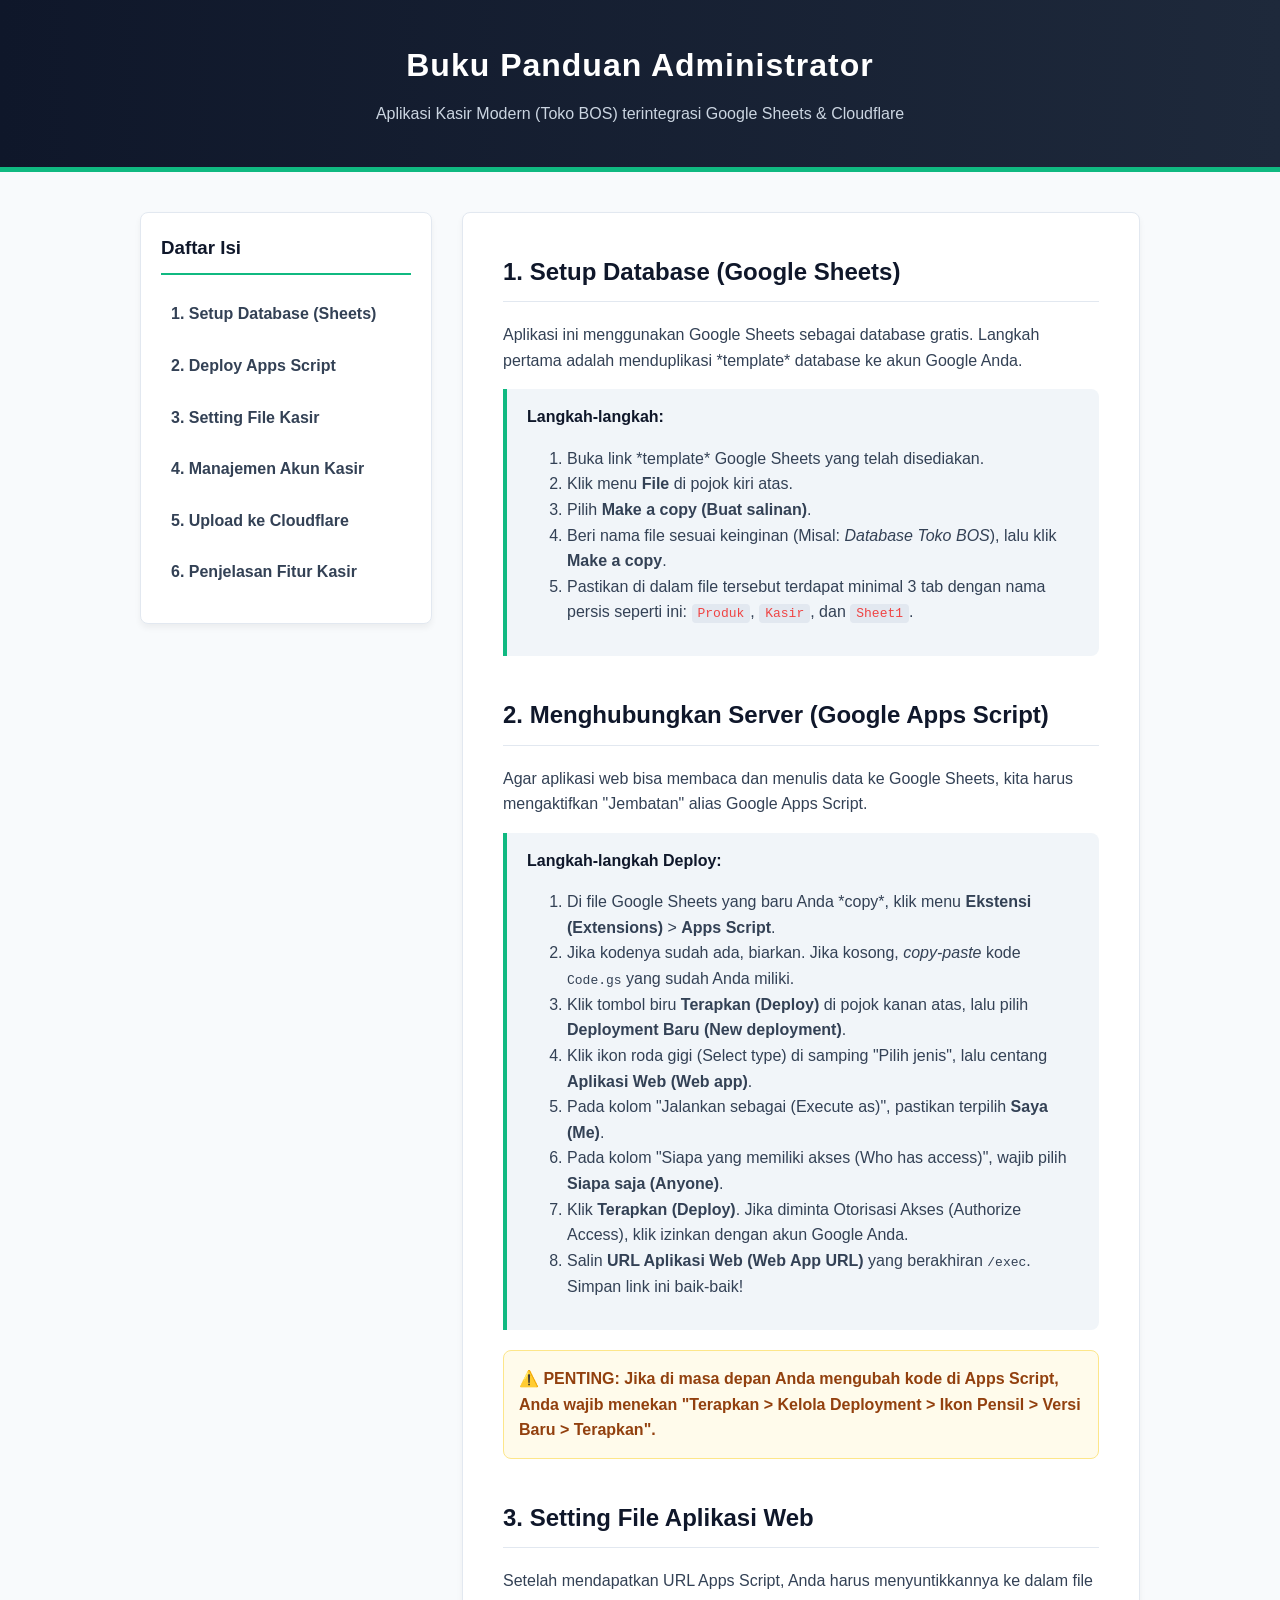
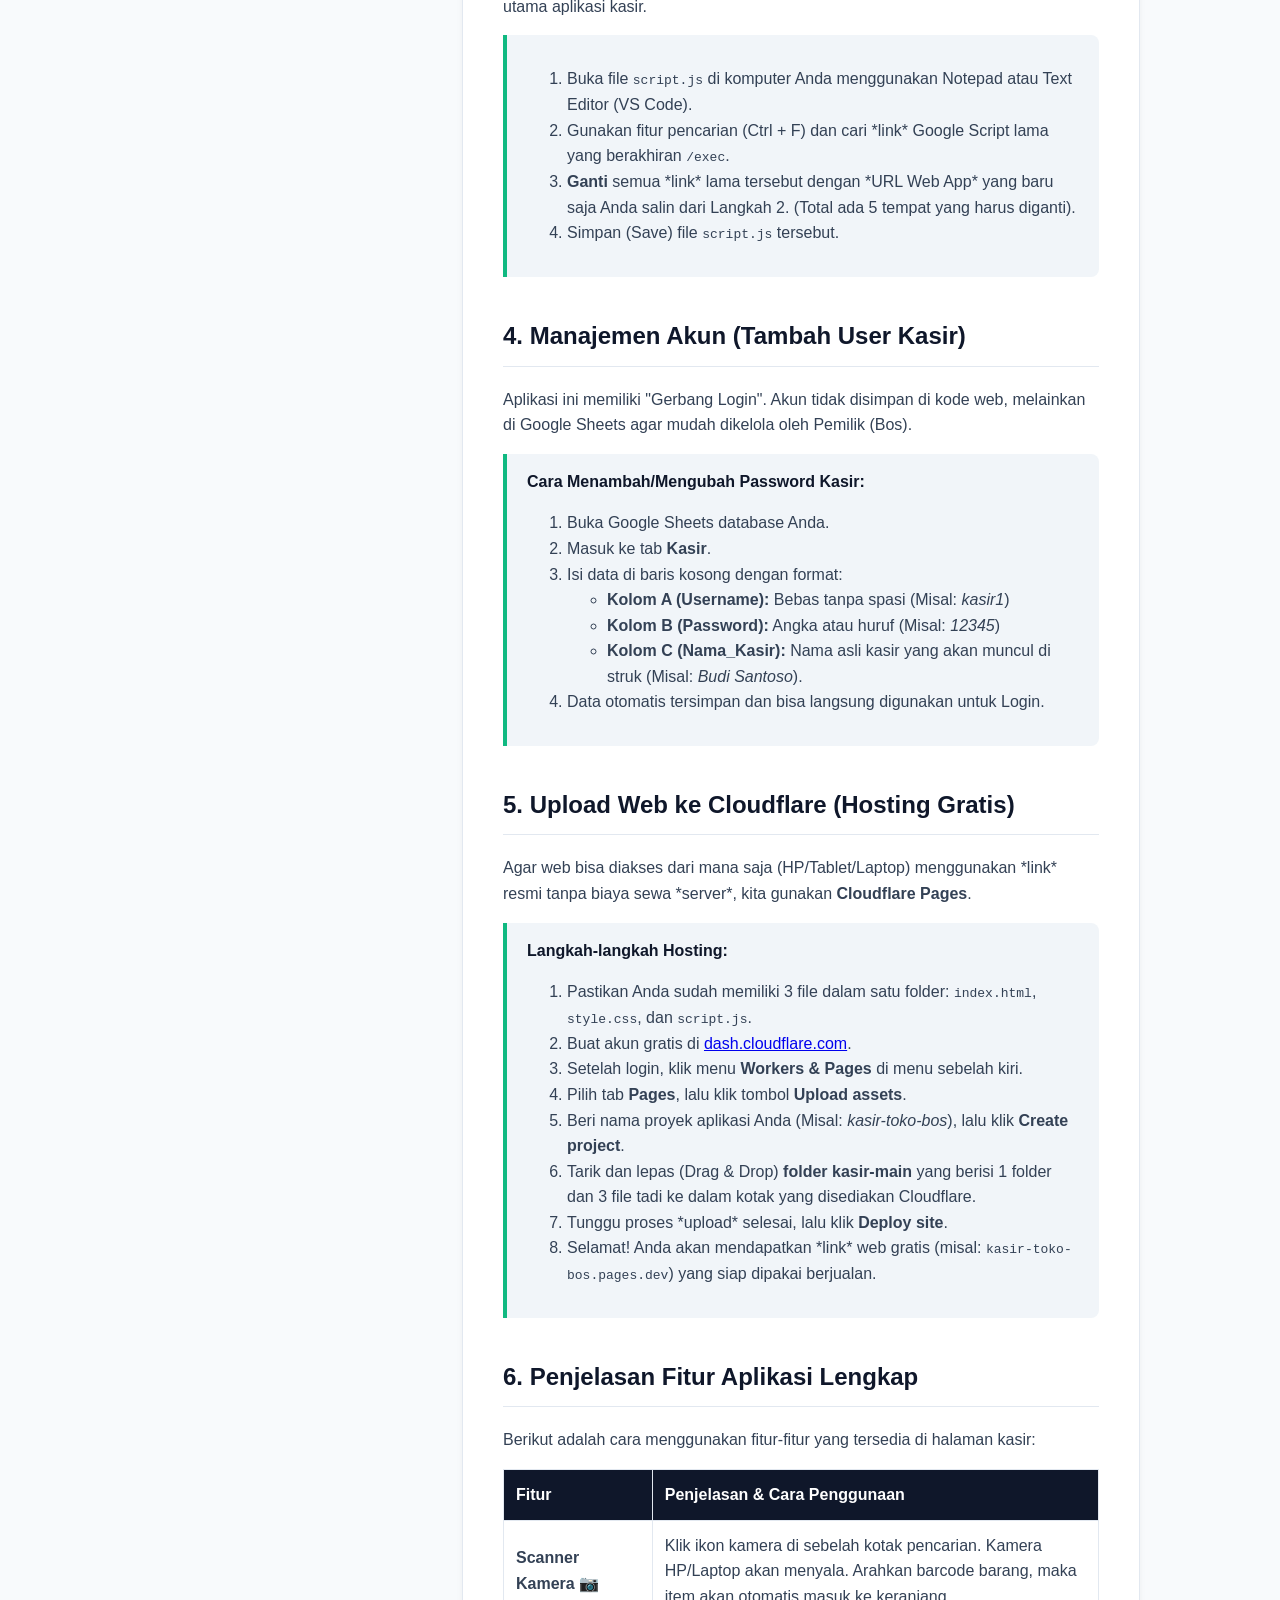
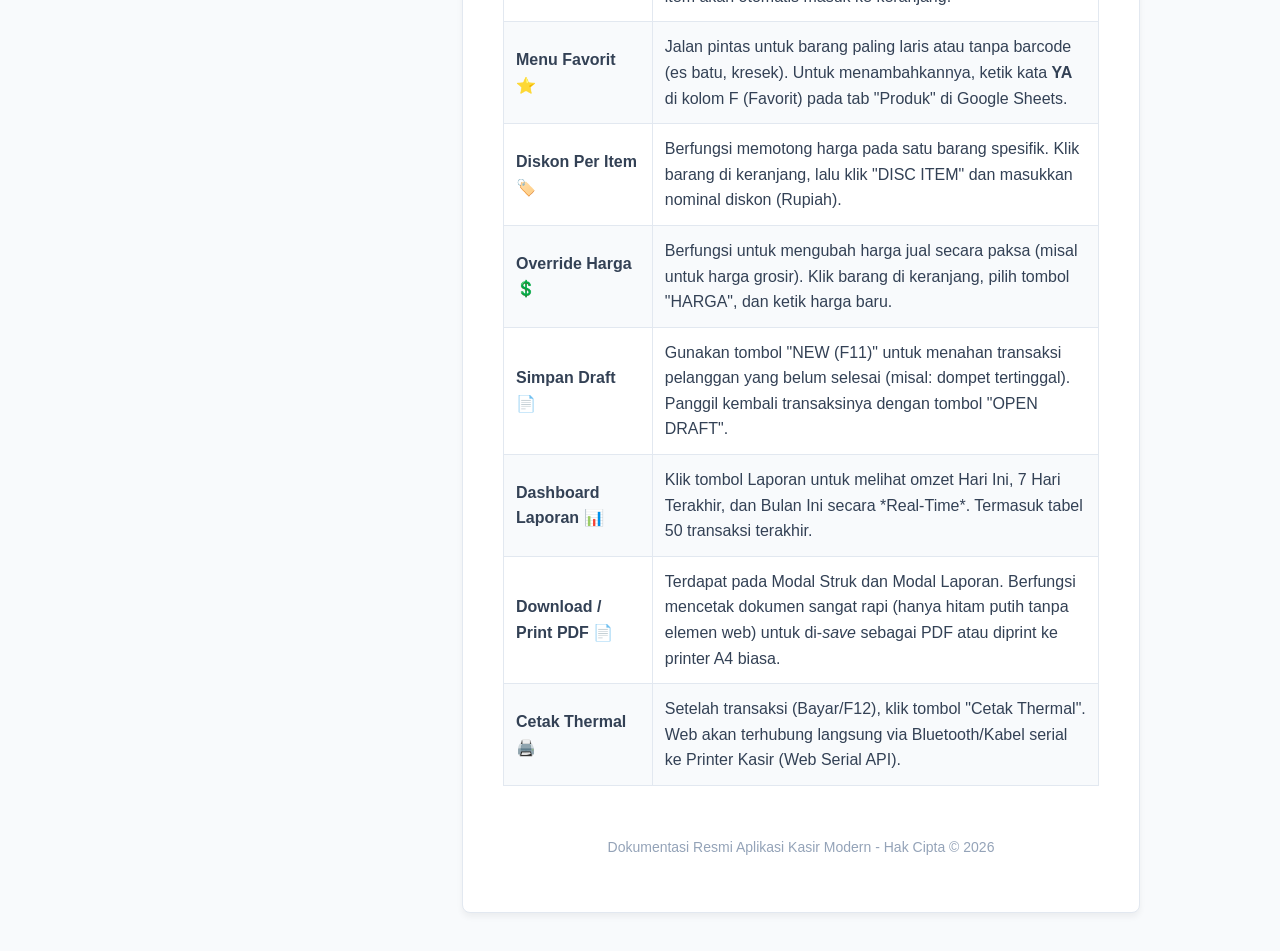
<file: dokumentasi.html>
<!DOCTYPE html>
<html lang="id">
<head>
    <meta charset="UTF-8">
    <meta name="viewport" content="width=device-width, initial-scale=1.0">
    <title>Buku Panduan - Aplikasi Kasir Modern</title>
    <style>
        :root {
            --primary: #10b981; /* Hijau Emerald */
            --dark: #0f172a; /* Navy Slate */
            --light: #f8fafc;
            --text: #334155;
            --border: #e2e8f0;
        }
        body {
            font-family: 'Segoe UI', Tahoma, Geneva, Verdana, sans-serif;
            margin: 0; padding: 0;
            background-color: var(--light);
            color: var(--text);
            line-height: 1.6;
        }
        header {
            background: linear-gradient(to right, var(--dark), #1e293b);
            color: white;
            padding: 40px 20px;
            text-align: center;
            border-bottom: 5px solid var(--primary);
        }
        header h1 { margin: 0; font-size: 32px; letter-spacing: 1px; }
        header p { margin: 10px 0 0 0; color: #cbd5e1; font-size: 16px; }
        
        .container {
            max-width: 1000px;
            margin: 40px auto;
            display: flex;
            gap: 30px;
            padding: 0 20px;
        }
        
        /* Sidebar Navigasi */
        .sidebar {
            width: 250px;
            flex-shrink: 0;
            position: sticky;
            top: 20px;
            height: fit-content;
            background: white;
            padding: 20px;
            border-radius: 8px;
            box-shadow: 0 4px 6px rgba(0,0,0,0.05);
            border: 1px solid var(--border);
        }
        .sidebar h3 { margin-top: 0; color: var(--dark); border-bottom: 2px solid var(--primary); padding-bottom: 10px; }
        .sidebar ul { list-style: none; padding: 0; margin: 0; }
        .sidebar li { margin-bottom: 10px; }
        .sidebar a {
            text-decoration: none;
            color: var(--text);
            font-weight: 600;
            display: block;
            padding: 8px 10px;
            border-radius: 6px;
            transition: all 0.2s;
        }
        .sidebar a:hover { background-color: #ecfdf5; color: var(--primary); }

        /* Konten Utama */
        .content {
            flex: 1;
            background: white;
            padding: 40px;
            border-radius: 8px;
            box-shadow: 0 4px 6px rgba(0,0,0,0.05);
            border: 1px solid var(--border);
        }
        .content h2 { color: var(--dark); border-bottom: 1px solid var(--border); padding-bottom: 10px; margin-top: 40px; }
        .content h2:first-child { margin-top: 0; }
        .content h3 { color: var(--primary); margin-top: 25px; }
        
        .step-box {
            background: #f1f5f9;
            padding: 15px 20px;
            border-left: 4px solid var(--primary);
            border-radius: 0 8px 8px 0;
            margin-bottom: 20px;
        }
        .step-box h4 { margin: 0 0 10px 0; color: var(--dark); }
        .step-box p { margin: 0; }
        
        .alert {
            background: #fffbeb;
            border: 1px solid #fde68a;
            padding: 15px;
            border-radius: 8px;
            color: #92400e;
            margin: 20px 0;
            font-weight: 600;
        }

        .highlight { background: #e2e8f0; padding: 2px 6px; border-radius: 4px; font-family: monospace; color: #ef4444; }

        table { width: 100%; border-collapse: collapse; margin-top: 15px; }
        th, td { border: 1px solid var(--border); padding: 12px; text-align: left; }
        th { background-color: var(--dark); color: white; }
        tr:nth-child(even) { background-color: #f8fafc; }

        @media (max-width: 768px) {
            .container { flex-direction: column; }
            .sidebar { width: auto; position: relative; top: 0; }
            .content { padding: 20px; }
        }
    </style>
</head>
<body>

    <header>
        <h1>Buku Panduan Administrator</h1>
        <p>Aplikasi Kasir Modern (Toko BOS) terintegrasi Google Sheets & Cloudflare</p>
    </header>

    <div class="container">
        <aside class="sidebar">
            <h3>Daftar Isi</h3>
            <ul>
                <li><a href="#bab1">1. Setup Database (Sheets)</a></li>
                <li><a href="#bab2">2. Deploy Apps Script</a></li>
                <li><a href="#bab3">3. Setting File Kasir</a></li>
                <li><a href="#bab4">4. Manajemen Akun Kasir</a></li>
                <li><a href="#bab5">5. Upload ke Cloudflare</a></li>
                <li><a href="#bab6">6. Penjelasan Fitur Kasir</a></li>
            </ul>
        </aside>

        <main class="content">
            
            <h2 id="bab1">1. Setup Database (Google Sheets)</h2>
            <p>Aplikasi ini menggunakan Google Sheets sebagai database gratis. Langkah pertama adalah menduplikasi *template* database ke akun Google Anda.</p>
            <div class="step-box">
                <h4>Langkah-langkah:</h4>
                <ol>
                    <li>Buka link *template* Google Sheets yang telah disediakan.</li>
                    <li>Klik menu <strong>File</strong> di pojok kiri atas.</li>
                    <li>Pilih <strong>Make a copy (Buat salinan)</strong>.</li>
                    <li>Beri nama file sesuai keinginan (Misal: <i>Database Toko BOS</i>), lalu klik <strong>Make a copy</strong>.</li>
                    <li>Pastikan di dalam file tersebut terdapat minimal 3 tab dengan nama persis seperti ini: <span class="highlight">Produk</span>, <span class="highlight">Kasir</span>, dan <span class="highlight">Sheet1</span>.</li>
                </ol>
            </div>

            <h2 id="bab2">2. Menghubungkan Server (Google Apps Script)</h2>
            <p>Agar aplikasi web bisa membaca dan menulis data ke Google Sheets, kita harus mengaktifkan "Jembatan" alias Google Apps Script.</p>
            <div class="step-box">
                <h4>Langkah-langkah Deploy:</h4>
                <ol>
                    <li>Di file Google Sheets yang baru Anda *copy*, klik menu <strong>Ekstensi (Extensions)</strong> > <strong>Apps Script</strong>.</li>
                    <li>Jika kodenya sudah ada, biarkan. Jika kosong, <i>copy-paste</i> kode <code>Code.gs</code> yang sudah Anda miliki.</li>
                    <li>Klik tombol biru <strong>Terapkan (Deploy)</strong> di pojok kanan atas, lalu pilih <strong>Deployment Baru (New deployment)</strong>.</li>
                    <li>Klik ikon roda gigi (Select type) di samping "Pilih jenis", lalu centang <strong>Aplikasi Web (Web app)</strong>.</li>
                    <li>Pada kolom "Jalankan sebagai (Execute as)", pastikan terpilih <strong>Saya (Me)</strong>.</li>
                    <li>Pada kolom "Siapa yang memiliki akses (Who has access)", wajib pilih <strong>Siapa saja (Anyone)</strong>.</li>
                    <li>Klik <strong>Terapkan (Deploy)</strong>. Jika diminta Otorisasi Akses (Authorize Access), klik izinkan dengan akun Google Anda.</li>
                    <li>Salin <strong>URL Aplikasi Web (Web App URL)</strong> yang berakhiran <code>/exec</code>. Simpan link ini baik-baik!</li>
                </ol>
            </div>
            <div class="alert">
                ⚠️ PENTING: Jika di masa depan Anda mengubah kode di Apps Script, Anda wajib menekan "Terapkan > Kelola Deployment > Ikon Pensil > Versi Baru > Terapkan".
            </div>

            <h2 id="bab3">3. Setting File Aplikasi Web</h2>
            <p>Setelah mendapatkan URL Apps Script, Anda harus menyuntikkannya ke dalam file utama aplikasi kasir.</p>
            <div class="step-box">
                <ol>
                    <li>Buka file <code>script.js</code> di komputer Anda menggunakan Notepad atau Text Editor (VS Code).</li>
                    <li>Gunakan fitur pencarian (Ctrl + F) dan cari *link* Google Script lama yang berakhiran <code>/exec</code>.</li>
                    <li><strong>Ganti</strong> semua *link* lama tersebut dengan *URL Web App* yang baru saja Anda salin dari Langkah 2. (Total ada 5 tempat yang harus diganti).</li>
                    <li>Simpan (Save) file <code>script.js</code> tersebut.</li>
                </ol>
            </div>

            <h2 id="bab4">4. Manajemen Akun (Tambah User Kasir)</h2>
            <p>Aplikasi ini memiliki "Gerbang Login". Akun tidak disimpan di kode web, melainkan di Google Sheets agar mudah dikelola oleh Pemilik (Bos).</p>
            <div class="step-box">
                <h4>Cara Menambah/Mengubah Password Kasir:</h4>
                <ol>
                    <li>Buka Google Sheets database Anda.</li>
                    <li>Masuk ke tab <strong>Kasir</strong>.</li>
                    <li>Isi data di baris kosong dengan format:
                        <ul>
                            <li><strong>Kolom A (Username):</strong> Bebas tanpa spasi (Misal: <i>kasir1</i>)</li>
                            <li><strong>Kolom B (Password):</strong> Angka atau huruf (Misal: <i>12345</i>)</li>
                            <li><strong>Kolom C (Nama_Kasir):</strong> Nama asli kasir yang akan muncul di struk (Misal: <i>Budi Santoso</i>).</li>
                        </ul>
                    </li>
                    <li>Data otomatis tersimpan dan bisa langsung digunakan untuk Login.</li>
                </ol>
            </div>

            <h2 id="bab5">5. Upload Web ke Cloudflare (Hosting Gratis)</h2>
            <p>Agar web bisa diakses dari mana saja (HP/Tablet/Laptop) menggunakan *link* resmi tanpa biaya sewa *server*, kita gunakan <strong>Cloudflare Pages</strong>.</p>
            <div class="step-box">
                <h4>Langkah-langkah Hosting:</h4>
                <ol>
                    <li>Pastikan Anda sudah memiliki 3 file dalam satu folder: <code>index.html</code>, <code>style.css</code>, dan <code>script.js</code>.</li>
                    <li>Buat akun gratis di <a href="https://dash.cloudflare.com/sign-up" target="_blank">dash.cloudflare.com</a>.</li>
                    <li>Setelah login, klik menu <strong>Workers & Pages</strong> di menu sebelah kiri.</li>
                    <li>Pilih tab <strong>Pages</strong>, lalu klik tombol <strong>Upload assets</strong>.</li>
                    <li>Beri nama proyek aplikasi Anda (Misal: <i>kasir-toko-bos</i>), lalu klik <strong>Create project</strong>.</li>
                    <li>Tarik dan lepas (Drag & Drop) <strong>folder kasir-main</strong> yang berisi 1 folder dan 3 file tadi ke dalam kotak yang disediakan Cloudflare.</li>
                    <li>Tunggu proses *upload* selesai, lalu klik <strong>Deploy site</strong>.</li>
                    <li>Selamat! Anda akan mendapatkan *link* web gratis (misal: <code>kasir-toko-bos.pages.dev</code>) yang siap dipakai berjualan.</li>
                </ol>
            </div>

            <h2 id="bab6">6. Penjelasan Fitur Aplikasi Lengkap</h2>
            <p>Berikut adalah cara menggunakan fitur-fitur yang tersedia di halaman kasir:</p>

            <table>
                <thead>
                    <tr>
                        <th style="width: 25%;">Fitur</th>
                        <th>Penjelasan & Cara Penggunaan</th>
                    </tr>
                </thead>
                <tbody>
                    <tr>
                        <td><strong>Scanner Kamera 📷</strong></td>
                        <td>Klik ikon kamera di sebelah kotak pencarian. Kamera HP/Laptop akan menyala. Arahkan barcode barang, maka item akan otomatis masuk ke keranjang.</td>
                    </tr>
                    <tr>
                        <td><strong>Menu Favorit ⭐</strong></td>
                        <td>Jalan pintas untuk barang paling laris atau tanpa barcode (es batu, kresek). Untuk menambahkannya, ketik kata <strong>YA</strong> di kolom F (Favorit) pada tab "Produk" di Google Sheets.</td>
                    </tr>
                    <tr>
                        <td><strong>Diskon Per Item 🏷️</strong></td>
                        <td>Berfungsi memotong harga pada satu barang spesifik. Klik barang di keranjang, lalu klik "DISC ITEM" dan masukkan nominal diskon (Rupiah).</td>
                    </tr>
                    <tr>
                        <td><strong>Override Harga 💲</strong></td>
                        <td>Berfungsi untuk mengubah harga jual secara paksa (misal untuk harga grosir). Klik barang di keranjang, pilih tombol "HARGA", dan ketik harga baru.</td>
                    </tr>
                    <tr>
                        <td><strong>Simpan Draft 📄</strong></td>
                        <td>Gunakan tombol "NEW (F11)" untuk menahan transaksi pelanggan yang belum selesai (misal: dompet tertinggal). Panggil kembali transaksinya dengan tombol "OPEN DRAFT".</td>
                    </tr>
                    <tr>
                        <td><strong>Dashboard Laporan 📊</strong></td>
                        <td>Klik tombol Laporan untuk melihat omzet Hari Ini, 7 Hari Terakhir, dan Bulan Ini secara *Real-Time*. Termasuk tabel 50 transaksi terakhir.</td>
                    </tr>
                    <tr>
                        <td><strong>Download / Print PDF 📄</strong></td>
                        <td>Terdapat pada Modal Struk dan Modal Laporan. Berfungsi mencetak dokumen sangat rapi (hanya hitam putih tanpa elemen web) untuk di-<i>save</i> sebagai PDF atau diprint ke printer A4 biasa.</td>
                    </tr>
                    <tr>
                        <td><strong>Cetak Thermal 🖨️</strong></td>
                        <td>Setelah transaksi (Bayar/F12), klik tombol "Cetak Thermal". Web akan terhubung langsung via Bluetooth/Kabel serial ke Printer Kasir (Web Serial API).</td>
                    </tr>
                </tbody>
            </table>

            <div style="text-align: center; margin-top: 50px; color: #94a3b8; font-size: 14px;">
                <p>Dokumentasi Resmi Aplikasi Kasir Modern - Hak Cipta &copy; 2026</p>
            </div>
        </main>
    </div>

</body>
</html>
</file>
